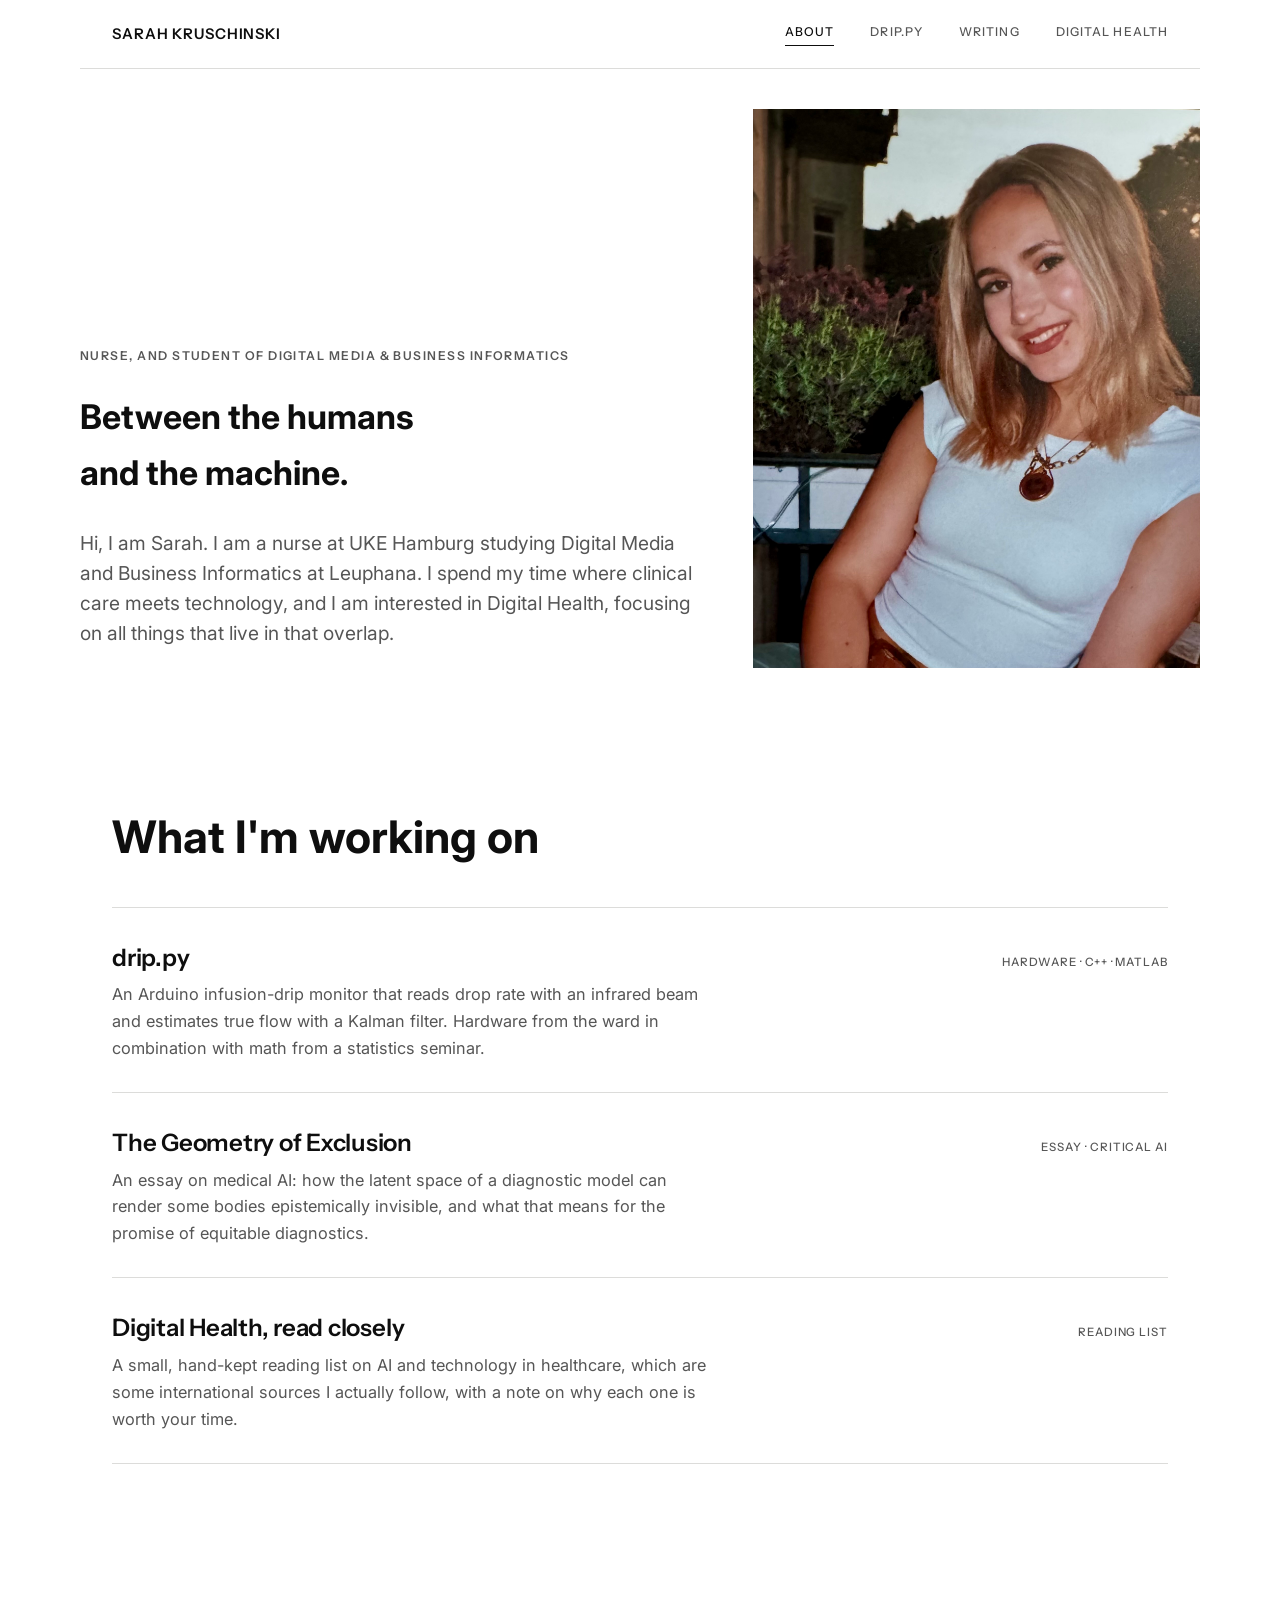
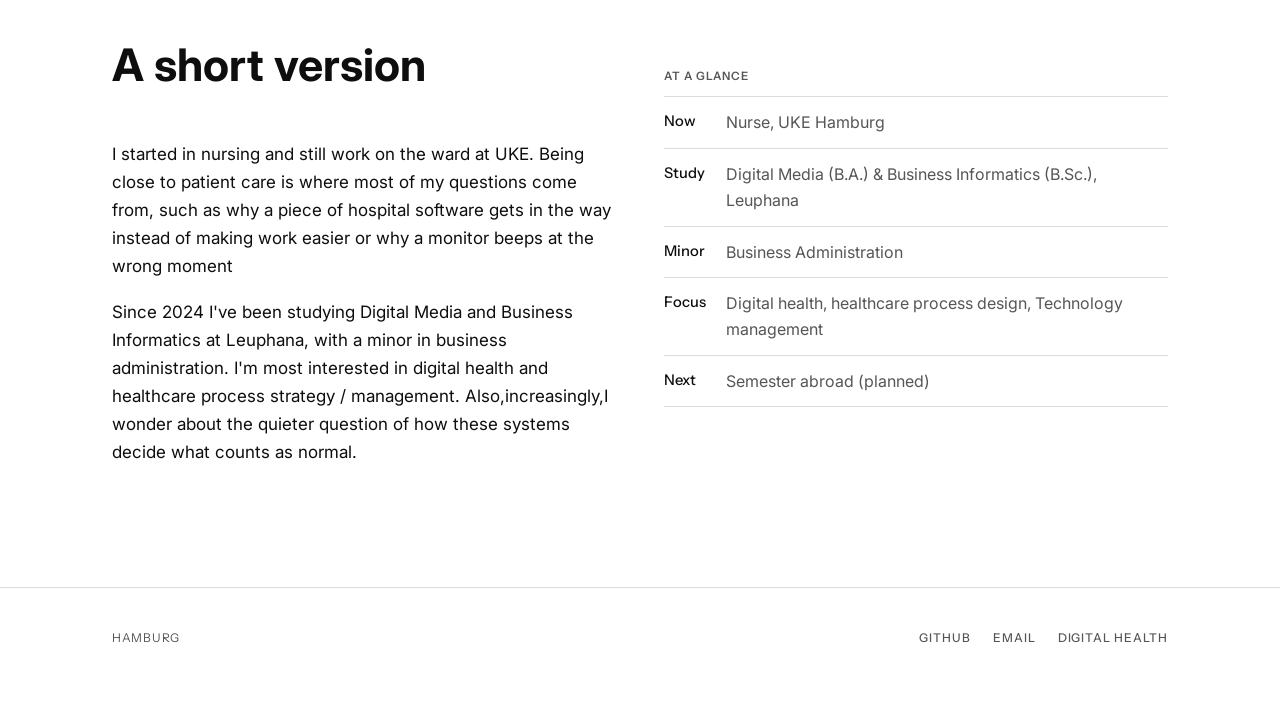
<file: index.html>
<!DOCTYPE html>
<html lang="en">
<head>
<meta charset="UTF-8">
<meta name="viewport" content="width=device-width, initial-scale=1.0">
<title>Sarah Kruschinski</title>
<link rel="preconnect" href="https://fonts.googleapis.com">
<link rel="preconnect" href="https://fonts.gstatic.com" crossorigin>
<link href="https://fonts.googleapis.com/css2?family=Instrument+Sans:wght@400;500;600;700&family=Inter:wght@400;500&display=swap" rel="stylesheet">
<link rel="stylesheet" href="style.css">
</head>
<body>

<header>
    <div class="topbar">
        <a href="index.html" class="brand">Sarah Kruschinski</a>
        <nav class="nav">
            <a href="index.html" class="current">About</a>
            <a href="drip.html">drip.py</a>
            <a href="essay.html">Writing</a>
            <a href="news.html">Digital Health</a>
        </nav>
    </div>
</header>

<main>
    <div class="wrap hero">
        <div class="hero-grid">
            <div>
                <p class="kicker">Nurse, and student of digital media &amp; business informatics</p>
                <h1 class="display">Between the humans<br>and the machine.</h1>
                <p class="lede" style="margin-top:28px;">
                    Hi, I am Sarah. I am a nurse at UKE Hamburg studying Digital Media and
                    Business Informatics at Leuphana. I spend my time where clinical
                    care meets technology, and I am interested in Digital Health, focusing on all things that live in
                    that overlap.
                </p>
            </div>
            <div class="hero-portrait">
                  <img src="images/portrait.jpg" alt="Sarah Kruschinski">
            </div>
        </div>
    </div>

    <div class="wrap">
        <section style="padding-top:24px;">
            <h2 class="display" style="margin-bottom:32px;">What I'm working on</h2>
            <div class="rows">
                <a class="row-link" href="drip.html">
                    <div>
                        <div class="row-title">drip.py</div>
                        <div class="row-desc">An Arduino infusion-drip monitor that reads drop rate with an infrared beam and estimates true flow with a Kalman filter. Hardware from the ward in combination with math from a statistics seminar.</div>
                    </div>
                    <div class="row-meta">Hardware &middot; C++ &middot; MATLAB</div>
                </a>
                <a class="row-link" href="essay.html">
                    <div>
                        <div class="row-title">The Geometry of Exclusion</div>
                        <div class="row-desc">An essay on medical AI: how the latent space of a diagnostic model can render some bodies epistemically invisible, and what that means for the promise of equitable diagnostics.</div>
                    </div>
                    <div class="row-meta">Essay &middot; Critical AI</div>
                </a>
                <a class="row-link" href="news.html">
                    <div>
                        <div class="row-title">Digital Health, read closely</div>
                        <div class="row-desc">A small, hand-kept reading list on AI and technology in healthcare, which are some international sources I actually follow, with a note on why each one is worth your time.</div>
                    </div>
                    <div class="row-meta">Reading list</div>
                </a>
            </div>
        </section>

        <section>
            <div class="split">
                <div class="stack-gap">
                    <h2 class="display">A short version</h2>
                    <p>I started in nursing and still work on the ward at UKE. Being close to
                    patient care is where most of my questions come from, such as why a piece of
                    hospital software gets in the way instead of making work easier or why a monitor beeps at the wrong moment
                    </p>
                    <p>Since 2024 I've been studying Digital Media and Business Informatics at
                    Leuphana, with a minor in business administration. I'm most interested in
                    digital health and healthcare process strategy / management. Also,increasingly,I wonder about the
                    quieter question of how these systems decide what counts as normal.</p>
                </div>
                <div>
                    <table class="spec">
                        <tr><th colspan="2">At a glance</th></tr>
                        <tr><td>Now</td><td>Nurse, UKE Hamburg</td></tr>
                        <tr><td>Study</td><td>Digital Media (B.A.) &amp; Business Informatics (B.Sc.), Leuphana</td></tr>
                        <tr><td>Minor</td><td>Business Administration</td></tr>
                        <tr><td>Focus</td><td>Digital health, healthcare process design, Technology management</td></tr>
                        <tr><td>Next</td><td>Semester abroad (planned)</td></tr>
                    </table>
                </div>
            </div>
        </section>
    </div>
</main>

<footer>
    <div class="wrap footer-inner">
        <div class="footer-note">Hamburg</div>
        <div class="footer-links">
            <a href="https://github.com/sasokru" target="_blank">GitHub</a>
            <a href="mailto:Sarah.S.Kruschinski@stud.leuphana.de">Email</a>
            <a href="news.html">Digital Health</a>
        </div>
    </div>
</footer>

</body>
</html>
</file>
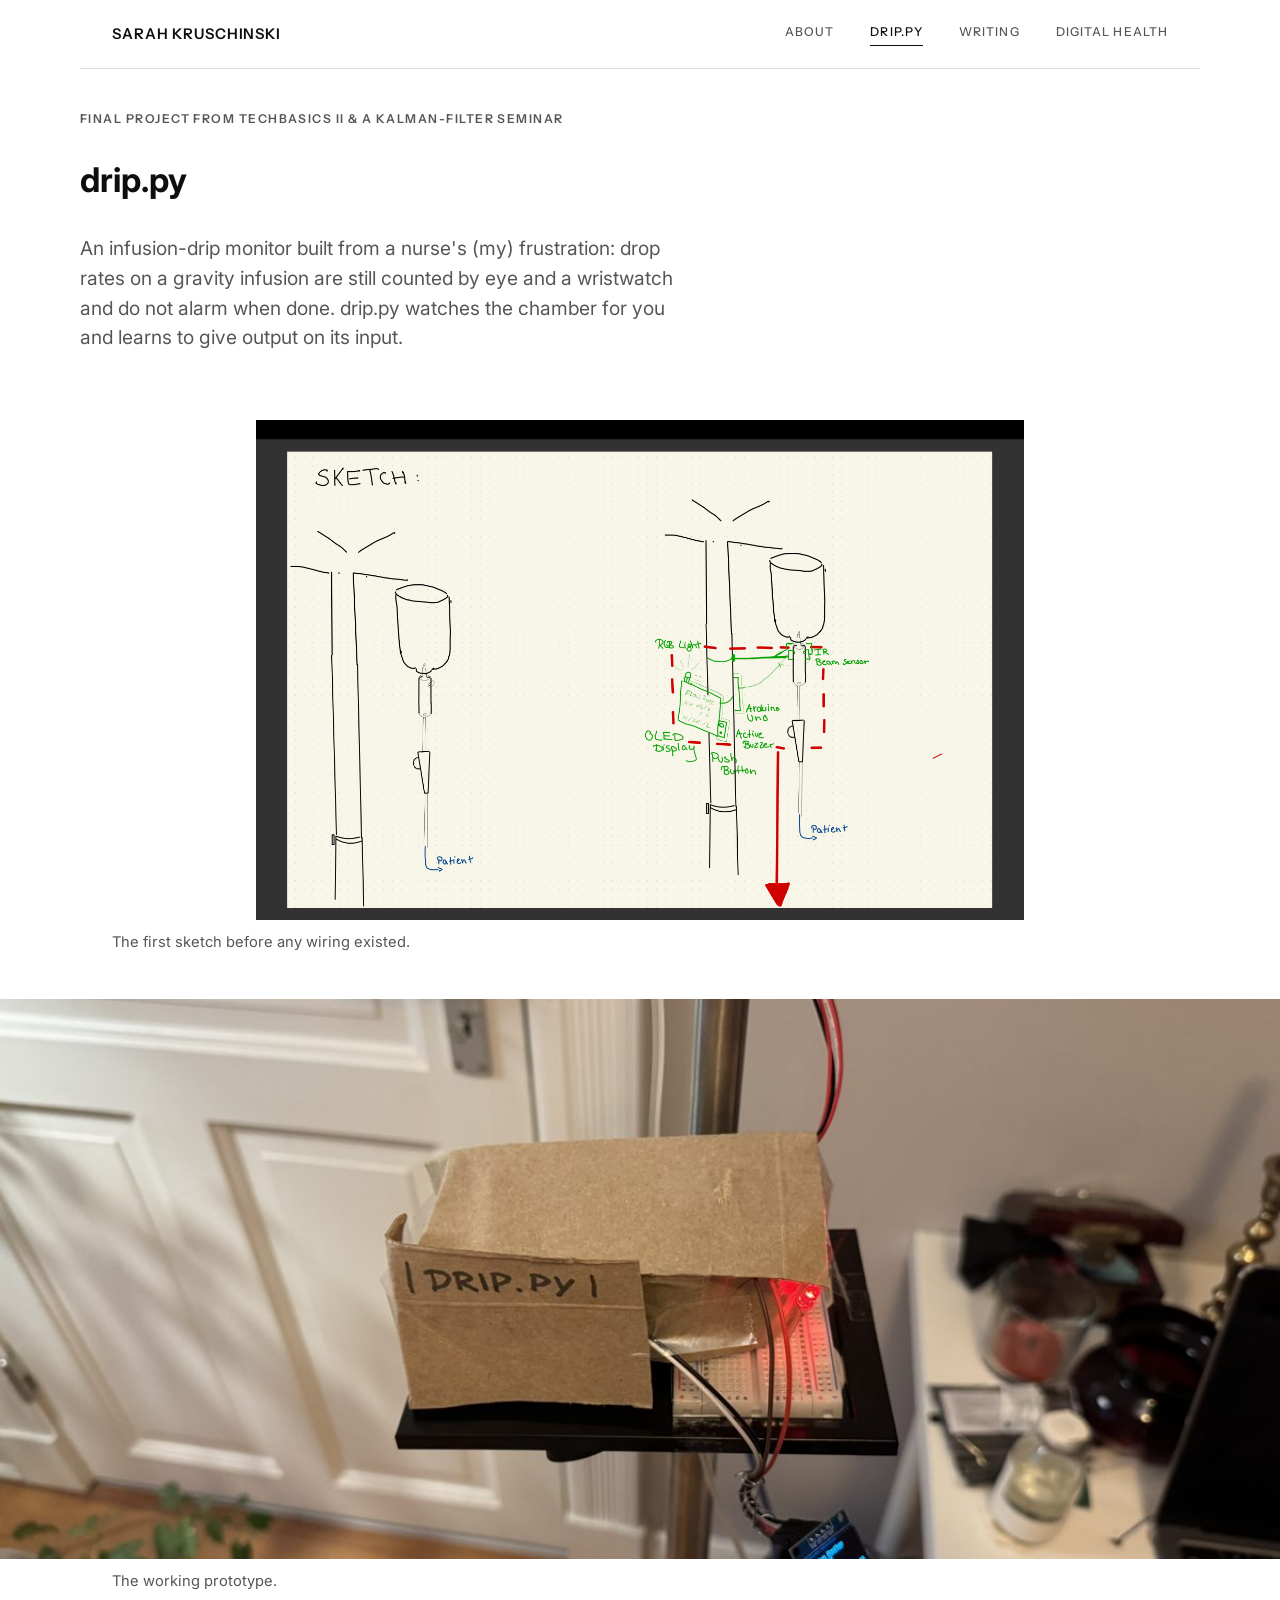
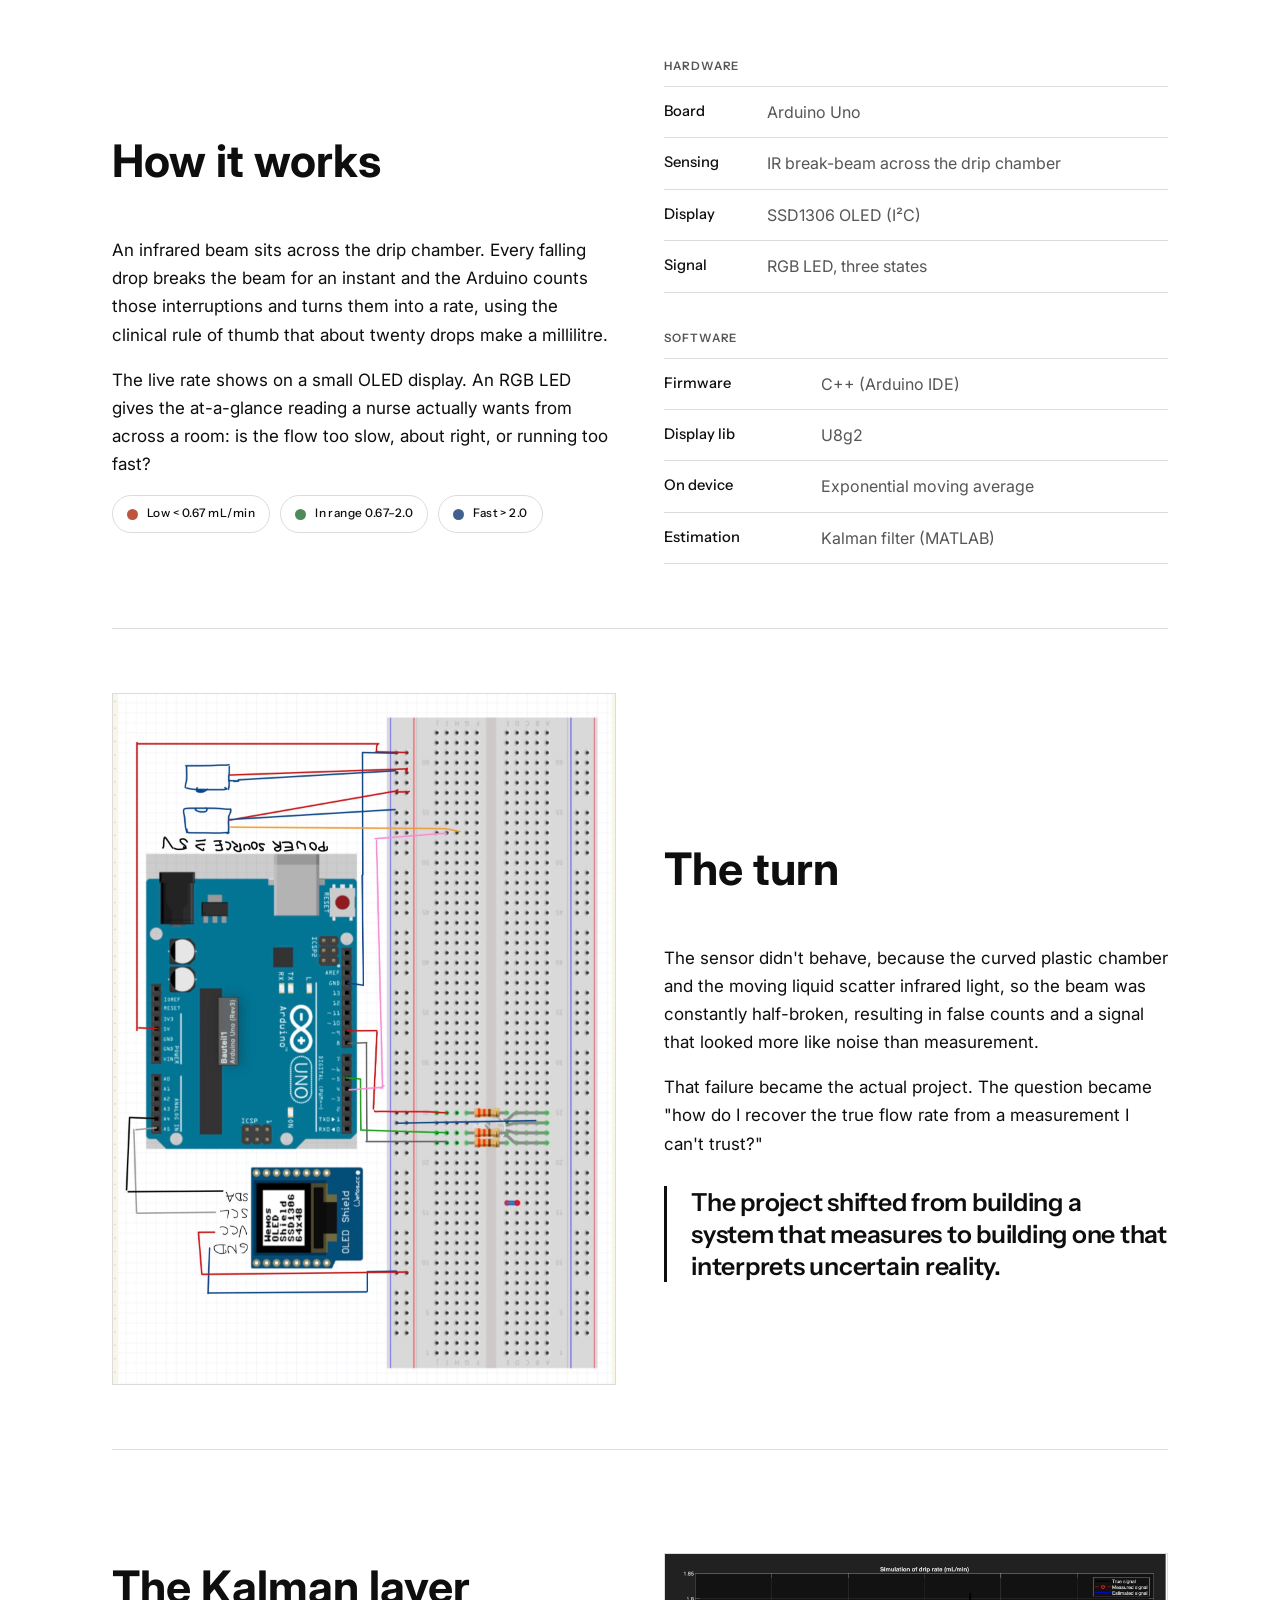
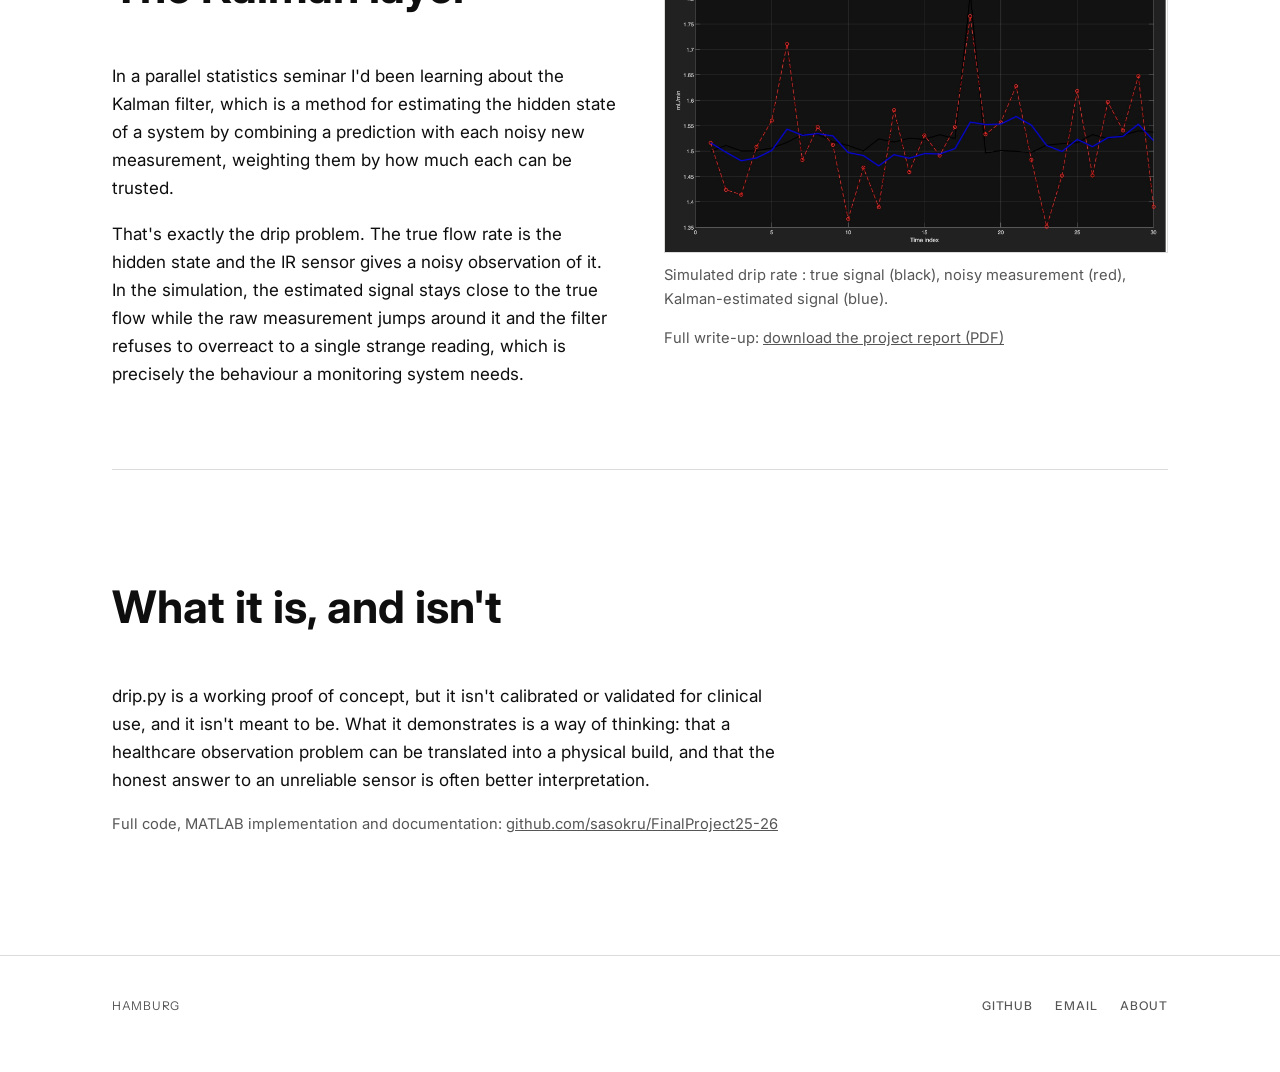
<file: drip.html>
<!DOCTYPE html>
<html lang="en">
<head>
<meta charset="UTF-8">
<meta name="viewport" content="width=device-width, initial-scale=1.0">
<title>drip.py — Sarah Kruschinski</title>
<link rel="preconnect" href="https://fonts.googleapis.com">
<link rel="preconnect" href="https://fonts.gstatic.com" crossorigin>
<link href="https://fonts.googleapis.com/css2?family=Instrument+Sans:wght@400;500;600;700&family=Inter:wght@400;500&display=swap" rel="stylesheet">
<link rel="stylesheet" href="style.css">
</head>
<body>

<header>
    <div class="topbar">
        <a href="index.html" class="brand">Sarah Kruschinski</a>
        <nav class="nav">
            <a href="index.html">About</a>
            <a href="drip.html" class="current">drip.py</a>
            <a href="essay.html">Writing</a>
            <a href="news.html">Digital Health</a>
        </nav>
    </div>
</header>

<main>
    <div class="wrap hero" style="padding-bottom:48px;">
        <p class="kicker">Final project from TechBasics II &amp; a Kalman-filter seminar</p>
        <h1 class="display">drip.py</h1>
        <p class="lede" style="margin-top:26px;">
            An infusion-drip monitor built from a nurse's (my) frustration: drop rates on a
            gravity infusion are still counted by eye and a wristwatch and do not alarm when done. drip.py watches
            the chamber for you and learns to give output on its input.
        </p>
    </div>

    <div class="band">
        <img src="images/drip_sketch.png" alt="Early concept sketch of the drip.py hardware setup" style="background:#fff; object-fit:contain; height:clamp(280px, 46vw, 500px);">
    </div>
    <p class="footnote-src wrap" style="margin-top:10px;">The first sketch before any wiring existed.</p>

    <div class="band" style="margin-top:44px;">
        <img src="images/drip_prototype.jpeg" alt="The drip.py prototype mounted on an infusion stand">
    </div>
    <p class="footnote-src wrap" style="margin-top:10px;">The working prototype.</p>

    <div class="wrap">
        <section>
            <div class="split">
                <div class="stack-gap">
                    <h2 class="display">How it works</h2>
                    <p>An infrared beam sits across the drip chamber. Every falling drop
                    breaks the beam for an instant and the Arduino counts those interruptions
                    and turns them into a rate, using the clinical rule of thumb that about
                    twenty drops make a millilitre.</p>
                    <p>The live rate shows on a small OLED display. An RGB LED gives the
                    at-a-glance reading a nurse actually wants from across a room: is the
                    flow too slow, about right, or running too fast?</p>
                    <div class="pills">
                        <span class="pill"><span class="swatch s-red"></span>Low &lt; 0.67 mL/min</span>
                        <span class="pill"><span class="swatch s-green"></span>In range 0.67–2.0</span>
                        <span class="pill"><span class="swatch s-blue"></span>Fast &gt; 2.0</span>
                    </div>
                </div>
                <div>
                    <table class="spec">
                        <tr><th>Hardware</th><th></th></tr>
                        <tr><td>Board</td><td>Arduino Uno</td></tr>
                        <tr><td>Sensing</td><td>IR break-beam across the drip chamber</td></tr>
                        <tr><td>Display</td><td>SSD1306 OLED (I²C)</td></tr>
                        <tr><td>Signal</td><td>RGB LED, three states</td></tr>
                    </table>
                    <table class="spec" style="margin-top:36px;">
                        <tr><th>Software</th><th></th></tr>
                        <tr><td>Firmware</td><td>C++ (Arduino IDE)</td></tr>
                        <tr><td>Display lib</td><td>U8g2</td></tr>
                        <tr><td>On device</td><td>Exponential moving average</td></tr>
                        <tr><td>Estimation</td><td>Kalman filter (MATLAB)</td></tr>
                    </table>
                </div>
            </div>
        </section>

        <hr class="rule">

        <section>
            <div class="split">
                <div>
                    <img src="images/drip_schematic.png" alt="Fritzing circuit schematic for drip.py" style="border:1px solid var(--line); background:#fff;">
                </div>
                <div class="stack-gap">
                    <h2 class="display">The turn</h2>
                    <p>The sensor didn't behave, because the curved plastic chamber and the moving
                    liquid scatter infrared light, so the beam was constantly half-broken, resulting in
                    false counts and a signal that looked more like noise
                    than measurement.</p>
                    <p>That failure became the actual project. The question became "how do I recover the true flow rate
                    from a measurement I can't trust?"</p>
                    <p class="pull" style="margin:28px 0 0;">The project shifted from building a
                    system that measures to building one that interprets uncertain reality.</p>
                </div>
            </div>
        </section>

        <hr class="rule">

        <section>
            <div class="split">
                <div class="stack-gap">
                    <h2 class="display">The Kalman layer</h2>
                    <p>In a parallel statistics seminar I'd been learning about the Kalman
                    filter, which is a method for estimating the hidden state of a system by combining
                    a prediction with each noisy new measurement, weighting them by how much
                    each can be trusted.</p>
                    <p>That's exactly the drip problem. The true flow rate is the hidden state and
                    the IR sensor gives a noisy observation of it. In the simulation, the
                    estimated signal stays close to the true flow while the raw measurement
                    jumps around it and the filter refuses to overreact to a single strange
                    reading, which is precisely the behaviour a monitoring system needs.</p>
                </div>
                <div>
                    <img src="images/drip_kalman_plot.png" alt="Simulation plot: true, measured and Kalman-estimated drip rate over time" style="border:1px solid var(--line);">
                    <p class="footnote-src" style="margin-top:10px;">Simulated drip rate : true signal (black), noisy measurement (red), Kalman-estimated signal (blue).</p>
                    <p class="footnote-src" style="margin-top:6px;">Full write-up: <a href="kalman_report.pdf">download the project report (PDF)</a></p>
                </div>
            </div>
        </section>

        <hr class="rule">

        <section>
            <div class="stack-gap" style="max-width:680px;">
                <h2 class="display">What it is, and isn't</h2>
                <p>drip.py is a working proof of concept, but it isn't
                calibrated or validated for clinical use, and it isn't meant to be. What it
                demonstrates is a way of thinking: that a healthcare observation problem can
                be translated into a physical build, and that the honest answer to an
                unreliable sensor is often better interpretation.</p>
                <p class="footnote-src">Full code, MATLAB implementation and documentation:
                <a href="https://github.com/sasokru/FinalProject25-26" target="_blank">github.com/sasokru/FinalProject25-26</a></p>
            </div>
        </section>
    </div>
</main>

<footer>
    <div class="wrap footer-inner">
        <div class="footer-note">Hamburg</div>
        <div class="footer-links">
            <a href="https://github.com/sasokru" target="_blank">GitHub</a>
            <a href="mailto:Sarah.S.Kruschinski@stud.leuphana.de">Email</a>
            <a href="index.html">About</a>
        </div>
    </div>
</footer>

</body>
</html>
</file>
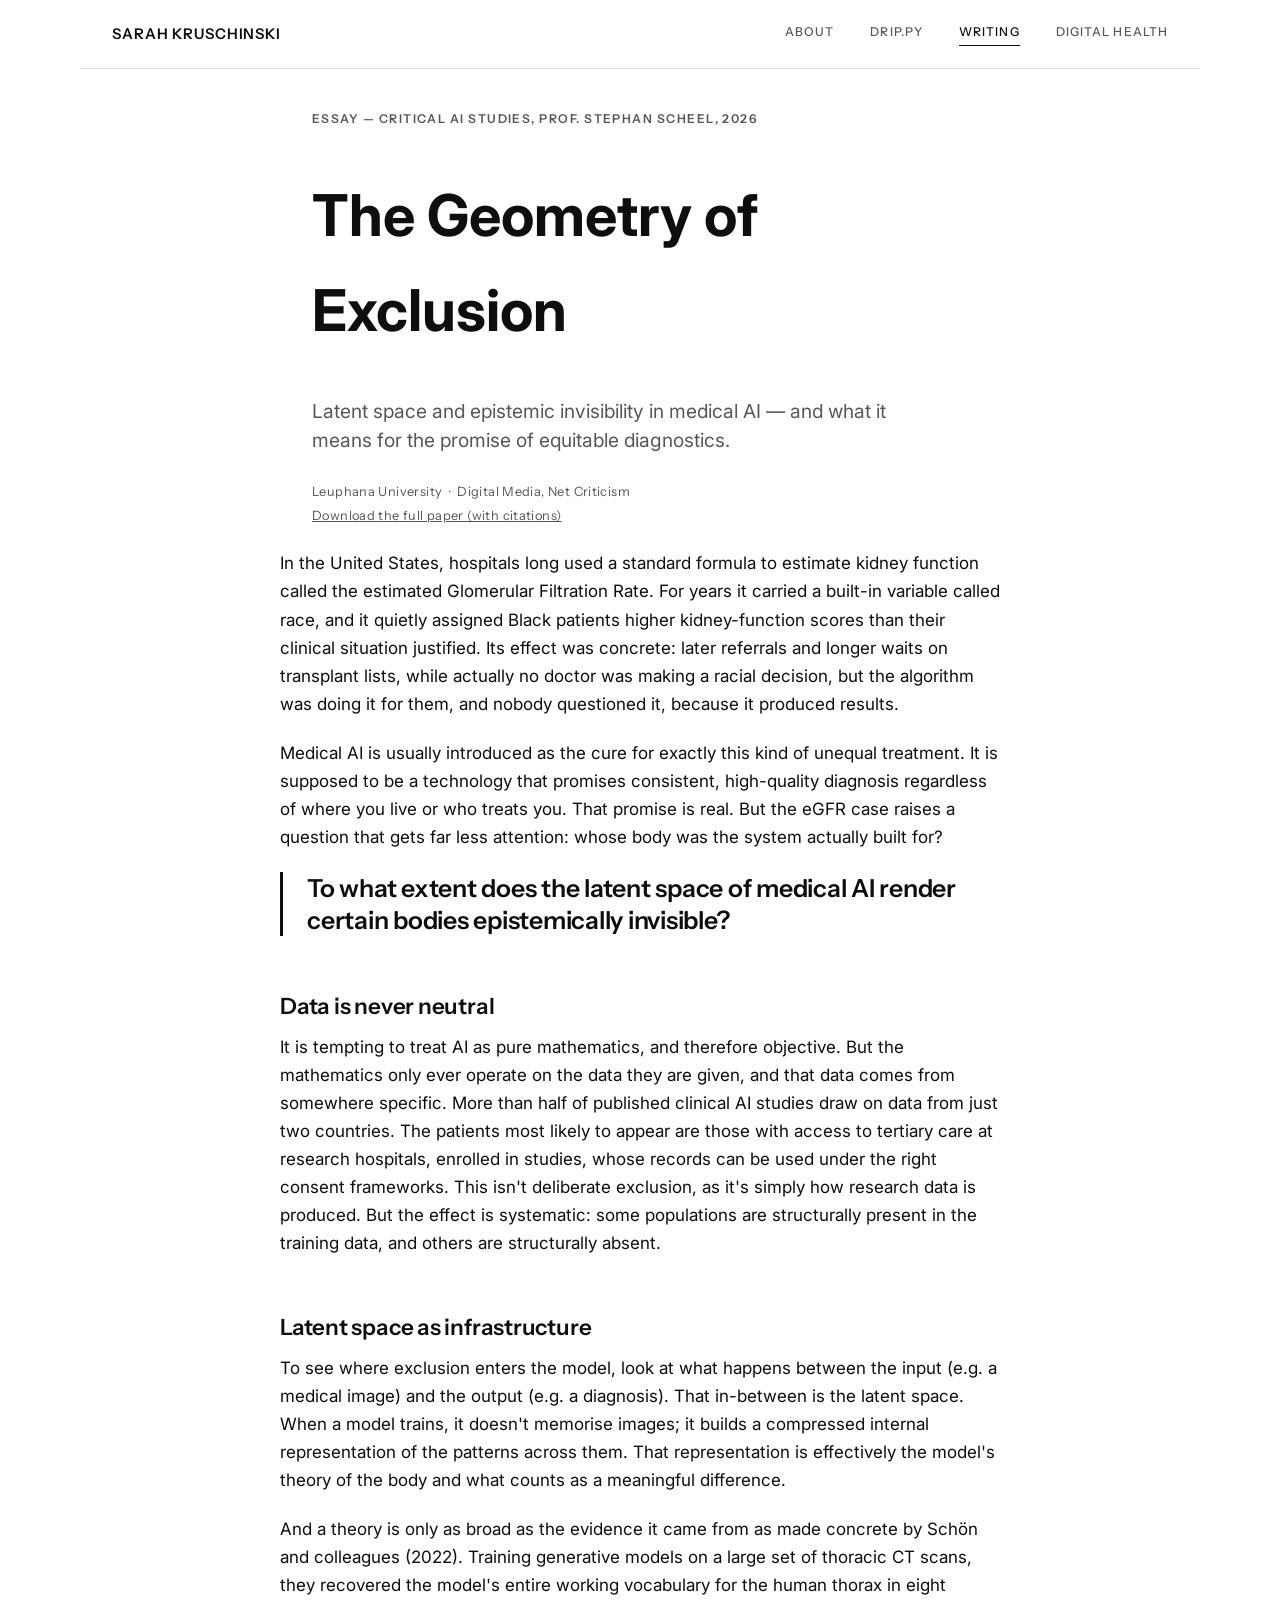
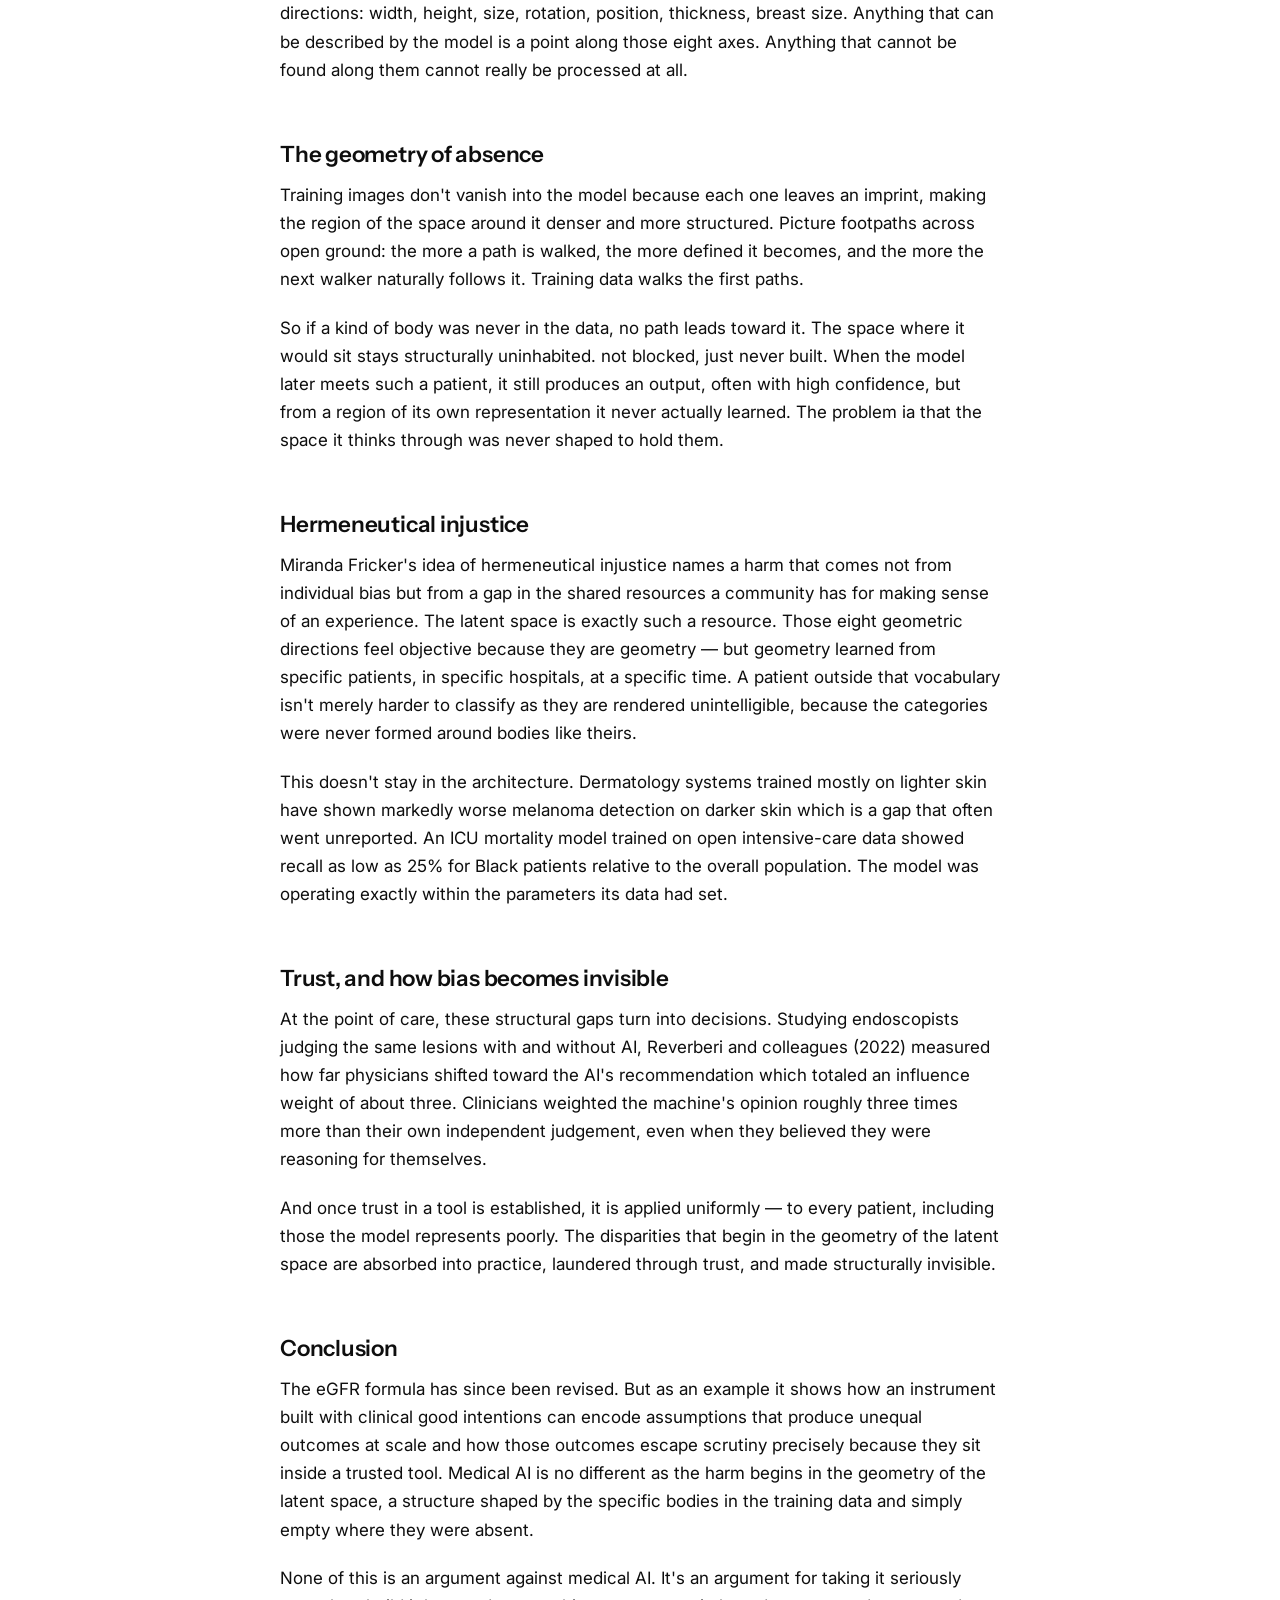
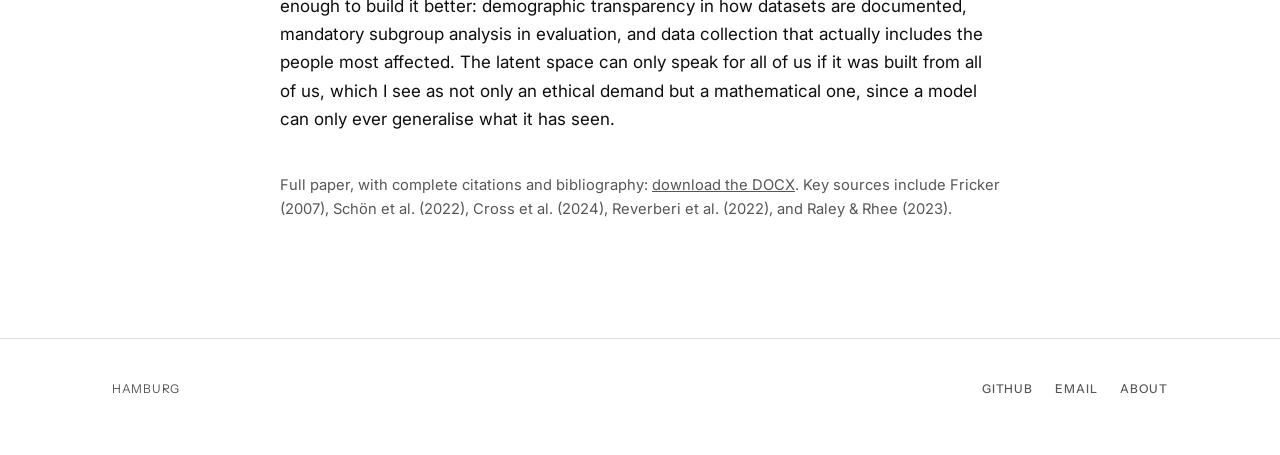
<file: essay.html>
<!DOCTYPE html>
<html lang="en">
<head>
<meta charset="UTF-8">
<meta name="viewport" content="width=device-width, initial-scale=1.0">
<title>The Geometry of Exclusion — Sarah Kruschinski</title>
<link rel="preconnect" href="https://fonts.googleapis.com">
<link rel="preconnect" href="https://fonts.gstatic.com" crossorigin>
<link href="https://fonts.googleapis.com/css2?family=Instrument+Sans:wght@400;500;600;700&family=Inter:wght@400;500&display=swap" rel="stylesheet">
<link rel="stylesheet" href="style.css">
</head>
<body>

<header>
    <div class="topbar">
        <a href="index.html" class="brand">Sarah Kruschinski</a>
        <nav class="nav">
            <a href="index.html">About</a>
            <a href="drip.html">drip.py</a>
            <a href="essay.html" class="current">Writing</a>
            <a href="news.html">Digital Health</a>
        </nav>
    </div>
</header>

<main>
    <div class="wrap-narrow essay">
        <p class="kicker">Essay — Critical AI Studies, Prof. Stephan Scheel, 2026</p>
        <h1 class="display" style="font-size:clamp(2.2rem,5.5vw,3.6rem);">The Geometry of Exclusion</h1>
        <p class="lede" style="margin-top:22px;">Latent space and epistemic invisibility in medical AI — and what it means for the promise of equitable diagnostics.</p>
        <p class="essay-meta">
            Leuphana University &nbsp;·&nbsp; Digital Media, Net Criticism<br>
            <a href="essay_full.docx">Download the full paper (with citations)</a>
        </p>
    </div>

    <div class="wrap-narrow essay-body" style="padding-top:8px;">

        <p>In the United States, hospitals long used a standard formula to estimate kidney
        function called the estimated Glomerular Filtration Rate. For years it carried a built-in
        variable called race, and it quietly assigned Black patients higher kidney-function
        scores than their clinical situation justified. Its effect was concrete: later
        referrals and longer waits on transplant lists, while actually no doctor was making a racial decision, but
        the algorithm was doing it for them, and nobody questioned it, because it produced
        results.</p>

        <p>Medical AI is usually introduced as the cure for exactly this kind of unequal
        treatment. It is supposed to be a technology that promises consistent, high-quality diagnosis regardless
        of where you live or who treats you. That promise is real. But the eGFR case raises a
        question that gets far less attention: whose body was the system actually built for?</p>

        <p class="pull">To what extent does the latent space of medical AI render certain bodies epistemically invisible?</p>

        <h2>Data is never neutral</h2>
        <p>It is tempting to treat AI as pure mathematics, and therefore objective. But the
        mathematics only ever operate on the data they are given, and that data comes from
        somewhere specific. More than half of published clinical AI studies draw on data from
        just two countries. The patients most likely to appear are those with access to
        tertiary care at research hospitals, enrolled in studies, whose records can be used
        under the right consent frameworks. This isn't deliberate exclusion, as it's simply how
        research data is produced. But the effect is systematic: some populations are
        structurally present in the training data, and others are structurally absent.</p>

        <h2>Latent space as infrastructure</h2>
        <p>To see where exclusion enters the model, look at what happens between the input (e.g. a
        medical image)  and the output (e.g. a diagnosis). That in-between is the latent space.
        When a model trains, it doesn't memorise images; it builds a compressed internal
        representation of the patterns across them. That representation is effectively the
        model's theory of the body and what counts as a meaningful
        difference.</p>

        <p>And a theory is only as broad as the evidence it came from as made concrete by Schön and colleagues
        (2022). Training generative models on a large set of thoracic CT
        scans, they recovered the model's entire working vocabulary for the human thorax in eight
        directions: width, height, size, rotation, position, thickness, breast size. Anything
        that can be described by the model is a point along those eight axes. Anything that
        cannot be found along them cannot really be processed at all.</p>

        <h2>The geometry of absence</h2>
        <p>Training images don't vanish into the model because each one leaves an imprint, making the
        region of the space around it denser and more structured. Picture footpaths across open
        ground: the more a path is walked, the more defined it becomes, and the more the next
        walker naturally follows it. Training data walks the first paths.</p>

        <p>So if a kind of body was never in the data, no path leads toward it. The space where
        it would sit stays structurally uninhabited. not blocked, just never built. When the
        model later meets such a patient, it still produces an output, often with high
        confidence, but from a region of its own representation it never actually learned. The
        problem ia that the space it thinks
        through was never shaped to hold them.</p>

        <h2>Hermeneutical injustice</h2>
        <p>Miranda Fricker's idea of hermeneutical injustice names a harm that comes not from
        individual bias but from a gap in the shared resources a community has for making sense
        of an experience. The latent space is exactly such a resource. Those eight geometric
        directions feel objective because they are geometry — but geometry learned from specific
        patients, in specific hospitals, at a specific time. A patient outside that vocabulary
        isn't merely harder to classify as they are rendered unintelligible, because the
        categories were never formed around bodies like theirs.</p>

        <p>This doesn't stay in the architecture. Dermatology systems trained mostly on lighter
        skin have shown markedly worse melanoma detection on darker skin which is a gap that often went
        unreported. An ICU mortality model trained on open intensive-care data showed recall as
        low as 25% for Black patients relative to the overall population. The model
        was operating exactly within the parameters its data had set.</p>

        <h2>Trust, and how bias becomes invisible</h2>
        <p>At the point of care, these structural gaps turn into decisions. Studying
        endoscopists judging the same lesions with and without AI, Reverberi and colleagues
        (2022) measured how far physicians shifted toward the AI's recommendation which totaled an influence
        weight of about three. Clinicians weighted the machine's opinion roughly three times
        more than their own independent judgement, even when they believed they were reasoning
        for themselves.</p>

        <p>And once trust in a tool is established, it is applied uniformly — to every patient,
        including those the model represents poorly. The disparities that begin in the geometry
        of the latent space are absorbed into practice, laundered through trust, and made
        structurally invisible.</p>

        <h2>Conclusion</h2>
        <p>The eGFR formula has since been revised. But as an example it shows how an instrument
        built with clinical good intentions can encode assumptions that produce unequal outcomes
        at scale  and how those outcomes escape scrutiny precisely because they sit inside a
        trusted tool. Medical AI is no different as the harm begins in the geometry of the latent
        space, a structure shaped by the specific bodies in the training data and simply empty
        where they were absent.</p>

        <p>None of this is an argument against medical AI. It's an argument for taking it
        seriously enough to build it better: demographic transparency in how datasets are
        documented, mandatory subgroup analysis in evaluation, and data collection that actually
        includes the people most affected. The latent space can only speak for all of us if it
        was built from all of us, which I see as not only an ethical demand but a mathematical
        one, since a model can only ever generalise what it has seen.</p>

        <p class="footnote-src" style="margin-top:40px;">Full paper, with complete citations and
        bibliography: <a href="essay_full.docx">download the DOCX</a>. Key sources include
        Fricker (2007), Schön et al. (2022), Cross et al. (2024), Reverberi et al. (2022),
        and Raley &amp; Rhee (2023).</p>
    </div>
</main>

<footer>
    <div class="wrap footer-inner">
        <div class="footer-note">Hamburg</div>
        <div class="footer-links">
            <a href="https://github.com/sasokru" target="_blank">GitHub</a>
            <a href="mailto:Sarah.S.Kruschinski@stud.leuphana.de">Email</a>
            <a href="index.html">About</a>
        </div>
    </div>
</footer>

</body>
</html>
</file>
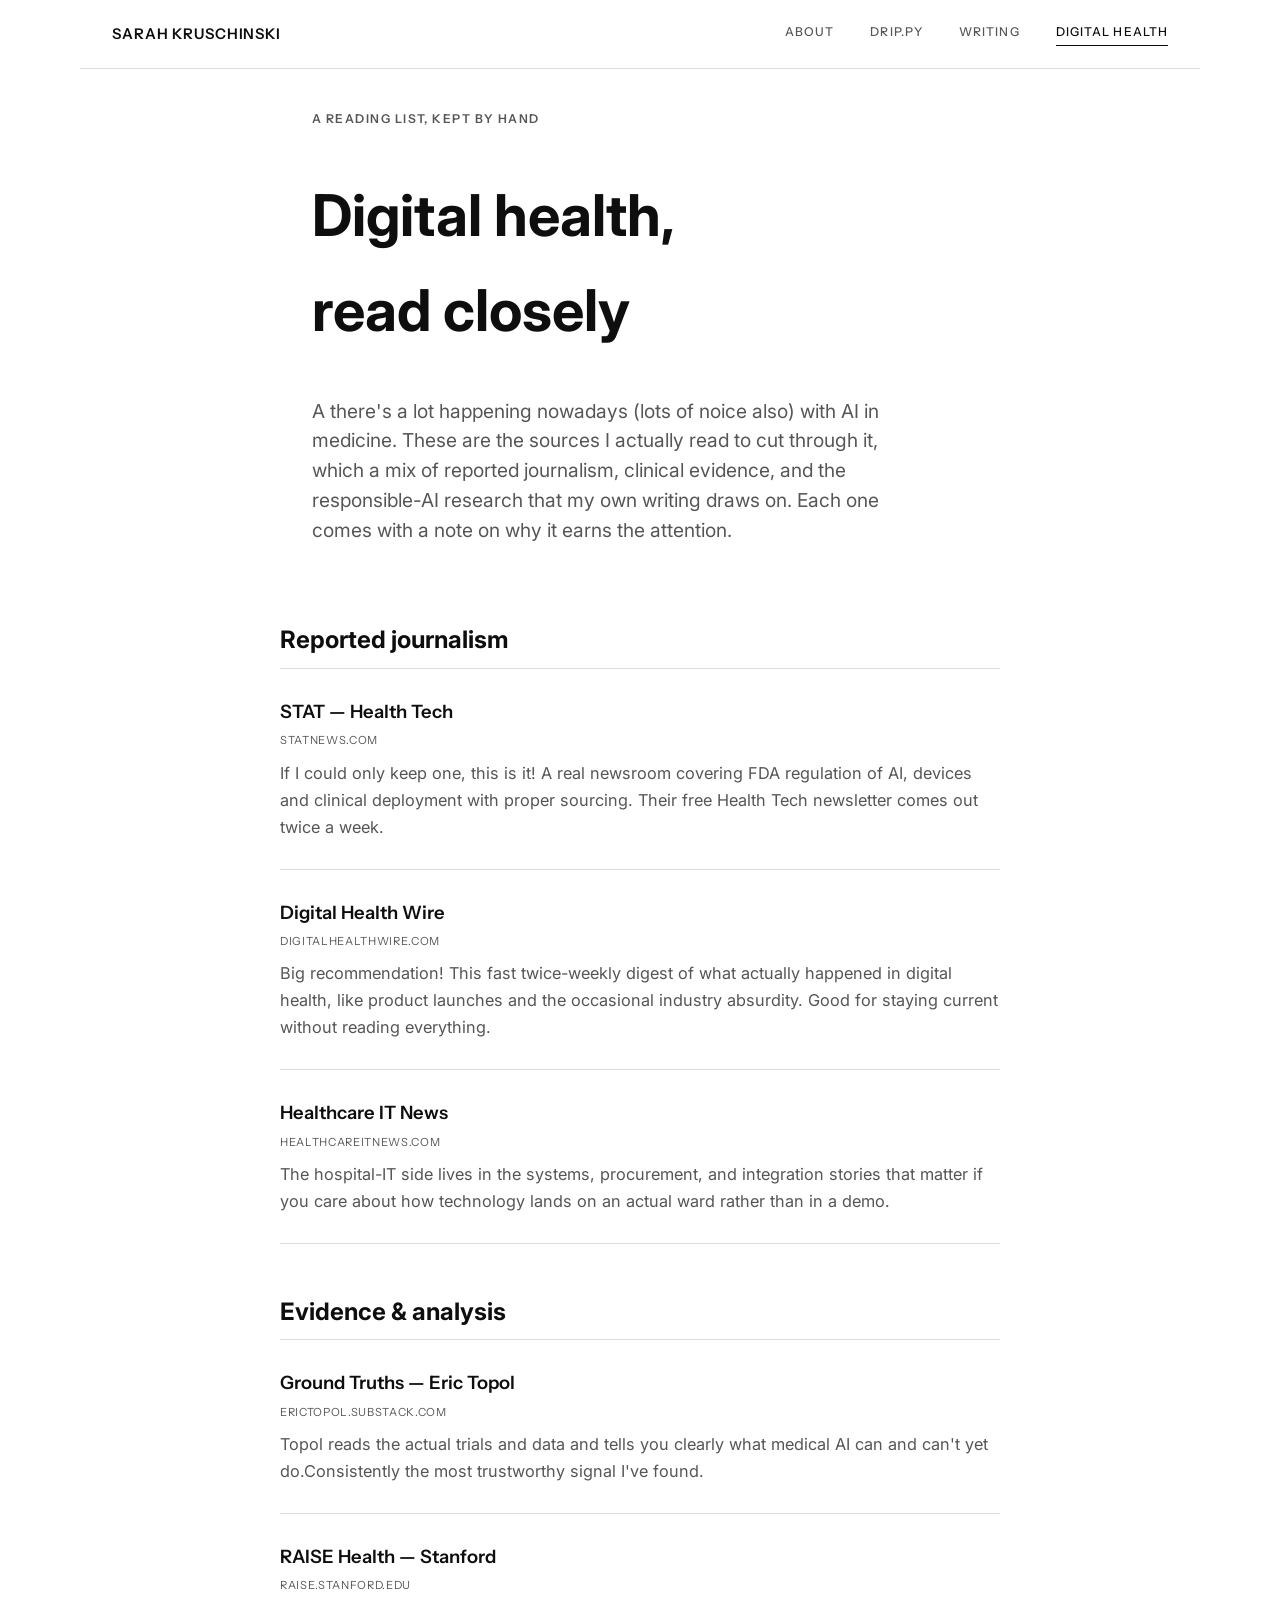
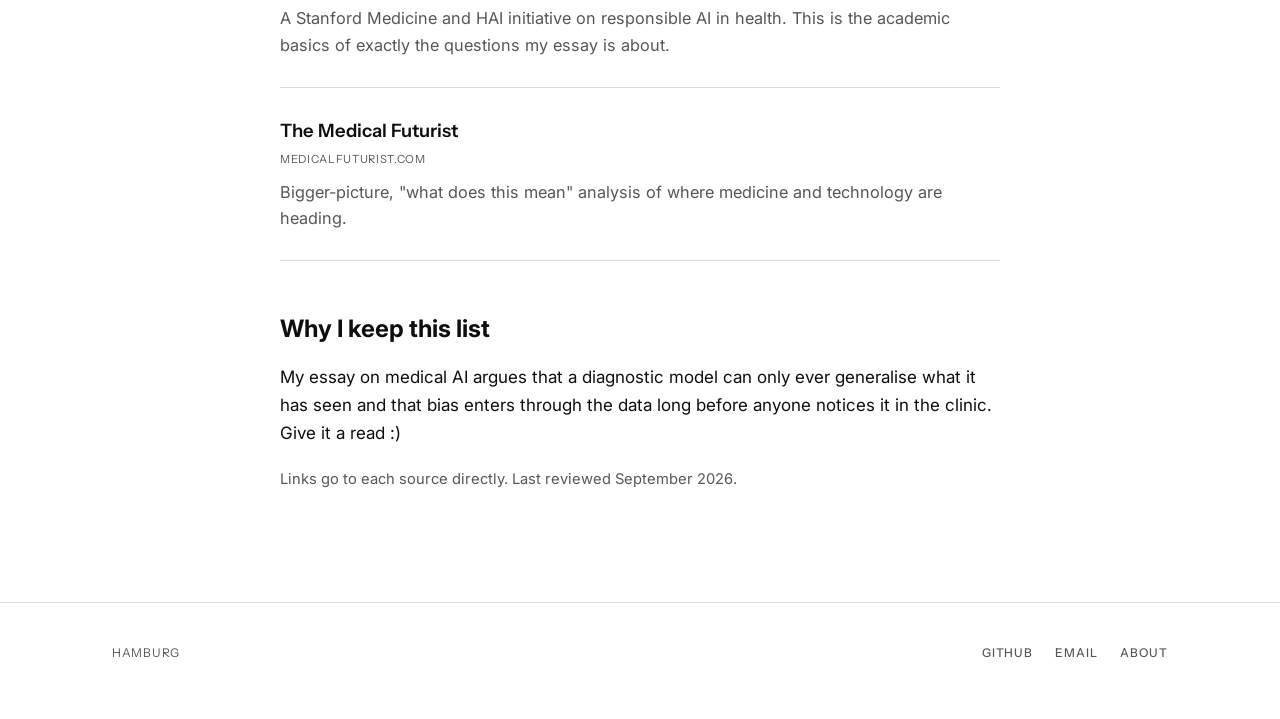
<file: news.html>
<!DOCTYPE html>
<html lang="en">
<head>
<meta charset="UTF-8">
<meta name="viewport" content="width=device-width, initial-scale=1.0">
<title>Digital Health — Sarah Kruschinski</title>
<link rel="preconnect" href="https://fonts.googleapis.com">
<link rel="preconnect" href="https://fonts.gstatic.com" crossorigin>
<link href="https://fonts.googleapis.com/css2?family=Instrument+Sans:wght@400;500;600;700&family=Inter:wght@400;500&display=swap" rel="stylesheet">
<link rel="stylesheet" href="style.css">
</head>
<body>

<header>
    <div class="topbar">
        <a href="index.html" class="brand">Sarah Kruschinski</a>
        <nav class="nav">
            <a href="index.html">About</a>
            <a href="drip.html">drip.py</a>
            <a href="essay.html">Writing</a>
            <a href="news.html" class="current">Digital Health</a>
        </nav>
    </div>
</header>

<main>
    <div class="wrap-narrow essay">
        <p class="kicker">A reading list, kept by hand</p>
        <h1 class="display" style="font-size:clamp(2.2rem,5.5vw,3.6rem);">Digital health,<br>read closely</h1>
        <p class="lede" style="margin-top:22px;">
            A there's a lot happening nowadays (lots of noice also) with AI in medicine. These are the sources I actually
            read to cut through it, which a mix of reported journalism, clinical evidence, and the
            responsible-AI research that my own writing draws on. Each one comes with a note
            on why it earns the attention.
        </p>
    </div>

    <div class="wrap-narrow" style="padding:56px 0;">

        <h2 class="display" style="font-size:1.5rem; margin:0 0 8px;">Reported journalism</h2>
        <div style="margin-bottom:48px;">
            <div class="news-item">
                <h3><a href="https://www.statnews.com/category/health-tech/" target="_blank">STAT — Health Tech</a></h3>
                <div class="news-source">statnews.com</div>
                <p class="news-note">If I could only keep one, this is it! A real newsroom
                covering FDA regulation of AI, devices and clinical deployment with proper
                sourcing. Their free Health Tech newsletter comes out twice a week.</p>
            </div>
            <div class="news-item">
                <h3><a href="https://digitalhealthwire.com/" target="_blank">Digital Health Wire</a></h3>
                <div class="news-source">digitalhealthwire.com</div>
                <p class="news-note">Big recommendation! This fast twice-weekly digest of what actually happened in
                digital health, like product launches and the occasional industry absurdity.
                Good for staying current without reading everything.</p>
            </div>
            <div class="news-item">
                <h3><a href="https://www.healthcareitnews.com/" target="_blank">Healthcare IT News</a></h3>
                <div class="news-source">healthcareitnews.com</div>
                <p class="news-note">The hospital-IT side lives in the systems, procurement,
                and integration stories that matter if you care about how technology lands on an
                actual ward rather than in a demo.</p>
            </div>
        </div>

        <h2 class="display" style="font-size:1.5rem; margin:0 0 8px;">Evidence &amp; analysis</h2>
        <div style="margin-bottom:48px;">
            <div class="news-item">
                <h3><a href="https://erictopol.substack.com/" target="_blank">Ground Truths — Eric Topol</a></h3>
                <div class="news-source">erictopol.substack.com</div>
                <p class="news-note">Topol reads the actual trials and data and tells you clearly
                what medical AI can and can't yet do.Consistently the most trustworthy signal I've found.</p>
            </div>
            <div class="news-item">
                <h3><a href="https://raise.stanford.edu/" target="_blank">RAISE Health — Stanford</a></h3>
                <div class="news-source">raise.stanford.edu</div>
                <p class="news-note">A Stanford Medicine and HAI initiative on responsible AI in
                health. This is the academic basics of exactly the questions my essay is about.</p>
            </div>
            <div class="news-item">
                <h3><a href="https://medicalfuturist.com/" target="_blank">The Medical Futurist</a></h3>
                <div class="news-source">medicalfuturist.com</div>
                <p class="news-note">Bigger-picture, "what does this mean" analysis of where medicine
                and technology are heading.</p>
            </div>
        </div>

        <h2 class="display" style="font-size:1.5rem; margin:0 0 8px;">Why I keep this list</h2>
        <p style="margin-top:14px;">
            My essay on medical AI argues that a diagnostic model can only ever generalise what
            it has seen and that bias enters through the data long before anyone notices it in the
            clinic. Give it a read :)
        </p>
        <p class="footnote-src" style="margin-top:20px;">
            Links go to each source directly. Last reviewed September 2026.
        </p>
    </div>
</main>

<footer>
    <div class="wrap footer-inner">
        <div class="footer-note">Hamburg</div>
        <div class="footer-links">
            <a href="https://github.com/sasokru" target="_blank">GitHub</a>
            <a href="mailto:Sarah.S.Kruschinski@stud.leuphana.de">Email</a>
            <a href="index.html">About</a>
        </div>
    </div>
</footer>

</body>
</html>
</file>
<file: style.css>
* , *::before, *::after { box-sizing: border-box; }

:root {
    --bone:      #ffffff;
    --bone-2:    #f2f2f0;
    --ink:       #0e0e0e;
    --ink-soft:  #565656;
    --slate:     #0e0e0e;
    --line:      #dcdcda;

    --head: 'Instrument Sans', system-ui, sans-serif;
    --sans: 'Inter', system-ui, sans-serif;
    --serif: 'Inter', system-ui, sans-serif; 
}

html { scroll-behavior: smooth; }

body {
    margin: 0;
    background: var(--bone);
    color: var(--ink);
    font-family: var(--sans);
    font-size: 17px;
    line-height: 1.65;
    font-weight: 400;
    -webkit-font-smoothing: antialiased;
}

img { max-width: 100%; display: block; }

a { color: inherit; }

.wrap {
    max-width: 1120px;
    margin: 0 auto;
    padding: 0 32px;
}

.wrap-narrow {
    max-width: 720px;
    margin: 0 auto;
    padding: 0 32px;
}

.topbar {
    display: flex;
    justify-content: space-between;
    align-items: center;
    padding: 22px 32px;
    max-width: 1120px;
    margin: 0 auto;
    border-bottom: 1px solid var(--line);
}

.brand {
    font-family: var(--head);
    font-weight: 600;
    font-size: 0.92rem;
    letter-spacing: 0.06em;
    text-transform: uppercase;
    text-decoration: none;
}

.nav {
    display: flex;
    gap: 36px;
    align-items: center;
}

.nav a {
    font-family: var(--head);
    font-size: 0.76rem;
    font-weight: 500;
    letter-spacing: 0.09em;
    text-transform: uppercase;
    text-decoration: none;
    color: var(--ink-soft);
    padding-bottom: 3px;
    border-bottom: 1px solid transparent;
    transition: color 0.15s ease, border-color 0.15s ease;
}

.nav a:hover { color: var(--ink); }
.nav a.current {
    color: var(--ink);
    border-bottom-color: var(--ink);
}

    font-family: var(--head);
    font-weight: 600;
    letter-spacing: -0.015em;
    line-height: 1.04;
    margin: 0;
}

h1.display { font-size: clamp(2.5rem, 6.5vw, 4.8rem); }
h2.display { font-size: clamp(1.9rem, 4vw, 2.8rem); }

.lede {
    font-family: var(--sans);
    font-size: 1.2rem;
    font-weight: 400;
    line-height: 1.55;
    color: var(--ink-soft);
    max-width: 620px;
}

.kicker {
    font-family: var(--head);
    font-size: 0.76rem;
    font-weight: 600;
    letter-spacing: 0.12em;
    text-transform: uppercase;
    color: var(--ink-soft);
    margin: 0 0 22px 0;
}

.hero {
    padding: 40px 0 72px;
}

.hero-grid {
    display: grid;
    grid-template-columns: 1.4fr 1fr;
    gap: 48px;
    align-items: end;
}

.hero-portrait {
    aspect-ratio: 4 / 5;
    background: var(--bone-2);
    overflow: hidden;
}
.hero-portrait img { width: 100%; height: 100%; object-fit: cover; }

section { padding: 64px 0; }

.rule {
    border: none;
    border-top: 1px solid var(--line);
    margin: 0;
}

.rows { margin-top: 8px; }

.row-link {
    display: grid;
    grid-template-columns: 1fr auto;
    gap: 24px;
    align-items: baseline;
    padding: 30px 0;
    border-top: 1px solid var(--line);
    text-decoration: none;
    transition: padding-left 0.18s ease;
}
.row-link:last-child { border-bottom: 1px solid var(--line); }
.row-link:hover { padding-left: 12px; }

.row-title {
    font-family: var(--head);
    font-weight: 600;
    font-size: 1.5rem;
    letter-spacing: -0.01em;
}
.row-desc {
    color: var(--ink-soft);
    font-size: 1.02rem;
    margin-top: 4px;
    max-width: 60ch;
}
.row-meta {
    font-family: var(--head);
    font-size: 0.72rem;
    font-weight: 500;
    letter-spacing: 0.08em;
    text-transform: uppercase;
    color: var(--ink-soft);
    white-space: nowrap;
}

.band {
    width: 100%;
    background: var(--bone-2);
}
.band img { width: 100%; height: clamp(280px, 46vw, 560px); object-fit: cover; }

.split {
    display: grid;
    grid-template-columns: 1fr 1fr;
    gap: 48px;
    align-items: center;
}

.stack-gap > * + * { margin-top: 1.1rem; }

.spec {
    width: 100%;
    border-collapse: collapse;
    font-size: 1rem;
}
.spec th {
    text-align: left;
    font-family: var(--head);
    font-weight: 600;
    font-size: 0.72rem;
    letter-spacing: 0.08em;
    text-transform: uppercase;
    color: var(--ink-soft);
    padding: 0 0 10px;
    border-bottom: 1px solid var(--line);
}
.spec td {
    padding: 12px 0;
    border-bottom: 1px solid var(--line);
    vertical-align: top;
}
.spec td:first-child { font-family: var(--head); font-weight: 500; font-size: 0.92rem; padding-right: 20px; }
.spec td:last-child { color: var(--ink-soft); }

.pills { display: flex; gap: 10px; flex-wrap: wrap; margin-top: 6px; }
.pill {
    display: inline-flex;
    align-items: center;
    gap: 9px;
    font-family: var(--head);
    font-size: 0.74rem;
    font-weight: 500;
    letter-spacing: 0.04em;
    padding: 8px 14px;
    border: 1px solid var(--line);
    border-radius: 999px;
    background: var(--bone);
}
.swatch { width: 11px; height: 11px; border-radius: 50%; }
.s-red { background: #c0553f; }
.s-green { background: #4f8a5b; }
.s-blue { background: #40618f; }

.essay { padding-top: 40px; }
.essay-meta {
    font-family: var(--head);
    font-size: 0.8rem;
    letter-spacing: 0.03em;
    color: var(--ink-soft);
    margin-top: 24px;
    line-height: 1.9;
}
.essay-meta a { text-decoration: underline; }
.essay-body { padding: 56px 0; }
.essay-body h2 {
    font-family: var(--head);
    font-weight: 600;
    font-size: 1.4rem;
    letter-spacing: -0.01em;
    margin: 52px 0 8px;
}
.essay-body h2:first-child { margin-top: 0; }
.essay-body p { margin: 0 0 1.3rem; }
.pull {
    font-family: var(--head);
    font-weight: 600;
    font-size: 1.55rem;
    line-height: 1.3;
    letter-spacing: -0.01em;
    color: var(--ink);
    margin: 44px 0;
    padding-left: 24px;
    border-left: 3px solid var(--ink);
}
.footnote-src {
    font-size: 0.92rem;
    color: var(--ink-soft);
}

.news-item {
    padding: 28px 0;
    border-top: 1px solid var(--line);
}
.news-item:last-child { border-bottom: 1px solid var(--line); }
.news-item h3 {
    font-family: var(--head);
    font-weight: 600;
    font-size: 1.15rem;
    margin: 0 0 4px;
}
.news-item h3 a { text-decoration: none; }
.news-item h3 a:hover { color: var(--slate); }
.news-source {
    font-family: var(--head);
    font-size: 0.7rem;
    letter-spacing: 0.06em;
    text-transform: uppercase;
    color: var(--ink-soft);
}
.news-note { margin: 10px 0 0; color: var(--ink-soft); font-size: 1.02rem; }

footer {
    border-top: 1px solid var(--line);
    margin-top: 40px;
    padding: 40px 0 56px;
}
.footer-inner {
    display: flex;
    justify-content: space-between;
    align-items: baseline;
    flex-wrap: wrap;
    gap: 16px;
}
.footer-links { display: flex; gap: 22px; }
.footer-links a {
    font-family: var(--head);
    font-size: 0.75rem;
    font-weight: 500;
    letter-spacing: 0.08em;
    text-transform: uppercase;
    text-decoration: none;
    color: var(--ink-soft);
}
.footer-links a:hover { color: var(--ink); }
.footer-note { font-family: var(--head); font-size: 0.75rem; letter-spacing: 0.06em; text-transform: uppercase; color: var(--ink-soft); }

@media (max-width: 820px) {
    body { font-size: 17px; }
    .topbar { flex-direction: column; gap: 14px; align-items: flex-start; }
    .nav { gap: 20px; flex-wrap: wrap; }
    .hero-grid { grid-template-columns: 1fr; gap: 32px; }
    .hero-portrait { max-width: 320px; }
    .split { grid-template-columns: 1fr; gap: 28px; }
    .row-link { grid-template-columns: 1fr; }
    .row-meta { display: none; }
    section { padding: 48px 0; }
}
</file>
